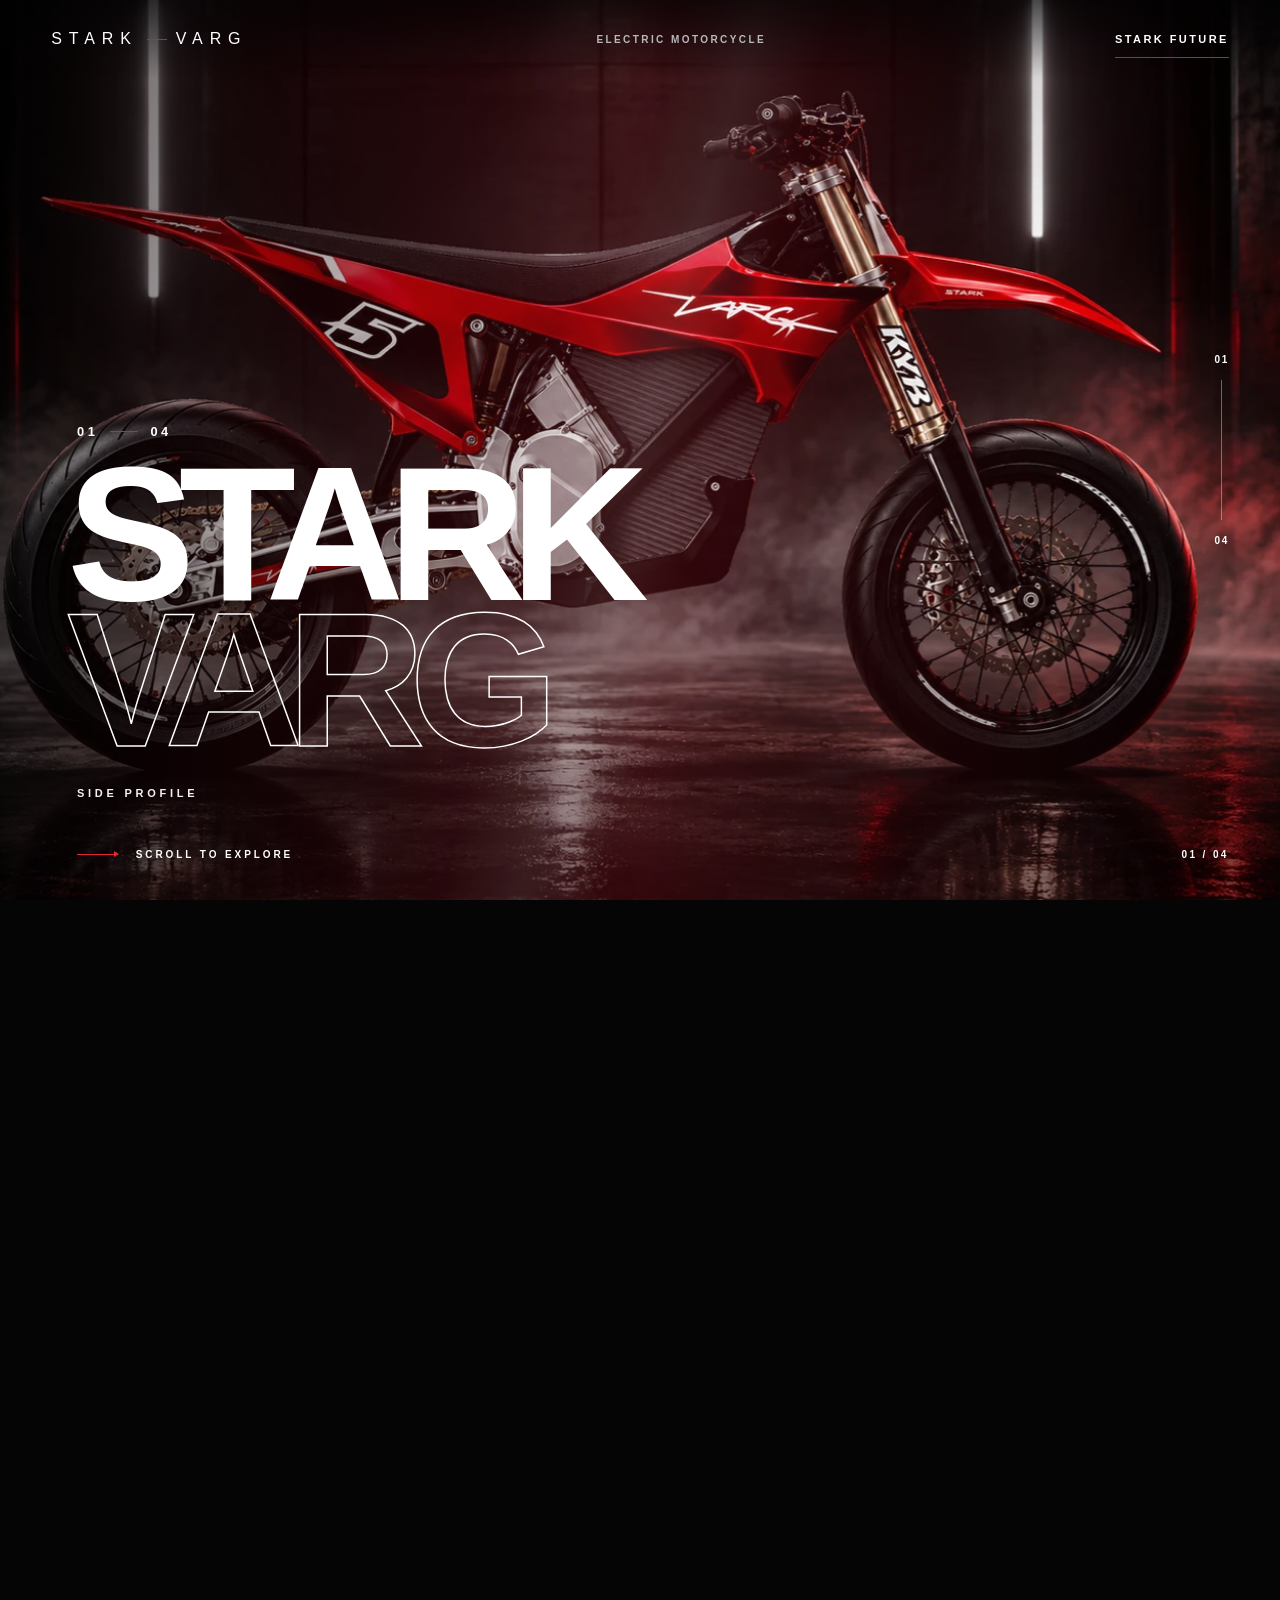
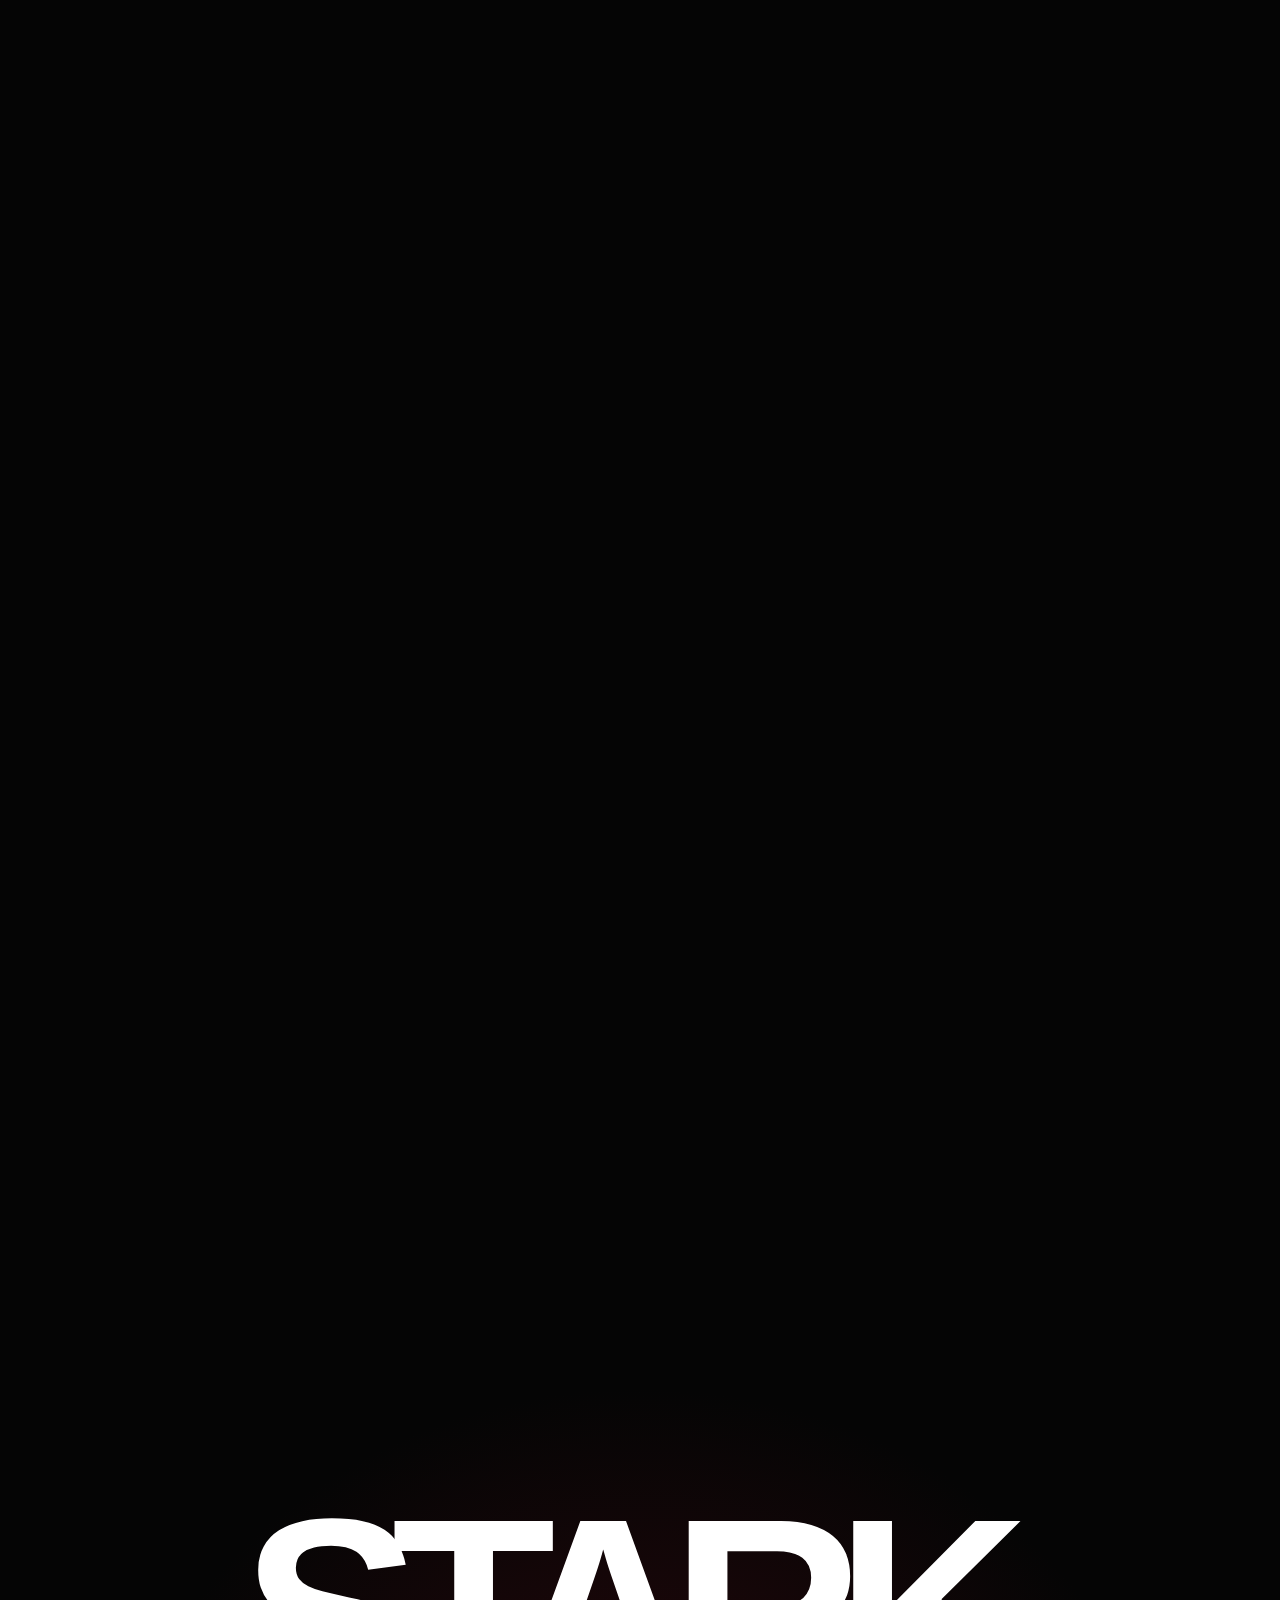
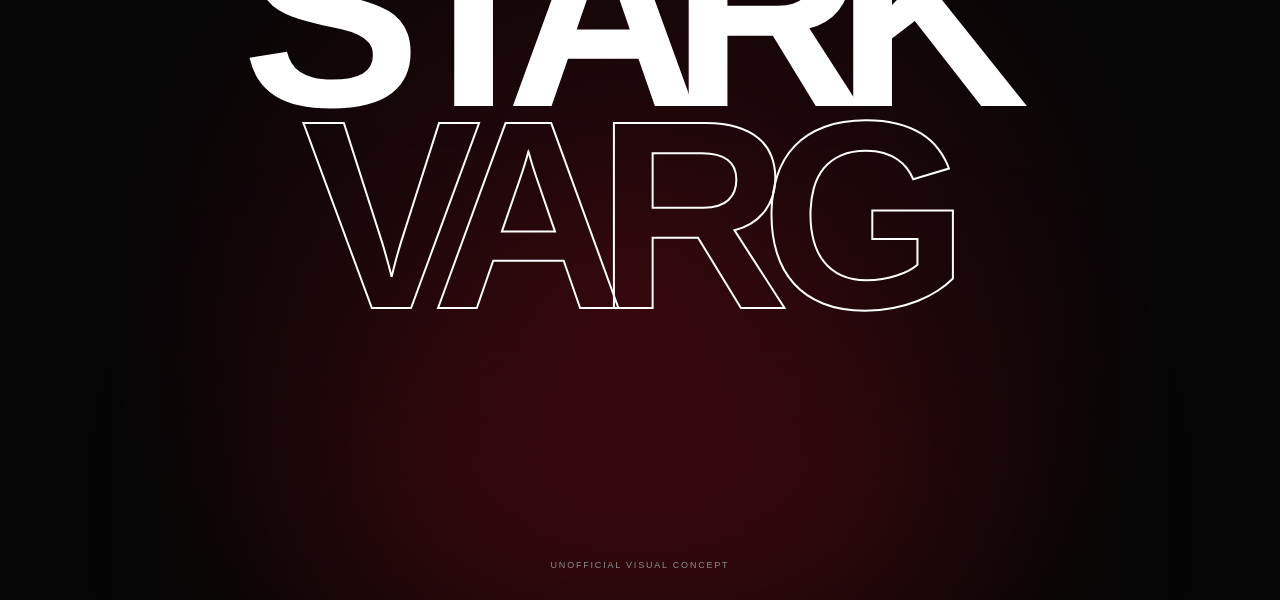
<file: demos/stark-varg/index.html>
<!doctype html>
<html lang="en">
<head>
  <meta charset="utf-8">
  <meta name="viewport" content="width=device-width, initial-scale=1">
  <meta name="theme-color" content="#050505">
  <meta name="description" content="Stark VARG. A cinematic visual study of the red electric motorcycle.">
  <title>STARK VARG — Visual Experience</title>
  <link rel="icon" href="favicon.svg" type="image/svg+xml">
  <link rel="preload" href="assets/scene-side.webp" as="image">
  <link rel="stylesheet" href="styles.css">
</head>
<body>
  <div class="loading-mask" aria-hidden="true"><span>STARK</span><i></i></div>
  <div class="scroll-progress" aria-hidden="true"><span></span></div>
  <header class="header">
    <span class="brand">STARK<span class="brand-line"></span>VARG</span>
    <span class="header-center">ELECTRIC MOTORCYCLE</span>
    <span class="header-link">STARK FUTURE</span>
  </header>

  <main id="top">
    <section class="story" id="experience" aria-label="Stark VARG visual experience">
      <div class="story-sticky">
        <div class="scene scene-one" data-scene="0"><img src="assets/scene-side.webp" alt="Red Stark VARG motorcycle in side profile in a dark studio" fetchpriority="high"></div>
        <div class="scene scene-two" data-scene="1"><img src="assets/scene-angle.webp" alt="Red Stark VARG motorcycle from the front in red studio light"></div>
        <div class="scene scene-three" data-scene="2"><img src="assets/scene-detail.webp" alt="Close view of the Stark VARG front wheel and suspension"></div>
        <div class="scene scene-four" data-scene="3"><img src="assets/scene-rear.webp" alt="Red Stark VARG motorcycle from behind in a dark tunnel"></div>
        <div class="scene-vignette" aria-hidden="true"></div>
        <div class="light-sweep" aria-hidden="true"></div>
        <div class="light-flash" aria-hidden="true"></div>
        <div class="cursor-light" aria-hidden="true"></div>
        <div class="scene-copy copy-one" data-copy="0"><span class="scene-eyebrow">01 <b></b> 04</span><h1>STARK<br><strong>VARG</strong></h1><span class="scene-label">SIDE PROFILE</span></div>
        <div class="scene-copy copy-two" data-copy="1"><span class="scene-eyebrow">02 <b></b> 04</span><h2>VARG</h2><span class="scene-label">FRONT VIEW</span></div>
        <div class="scene-copy copy-three" data-copy="2"><span class="scene-eyebrow">03 <b></b> 04</span><h2>DETAILS</h2><span class="scene-label">FRONT END</span></div>
        <div class="scene-copy copy-four" data-copy="3"><span class="scene-eyebrow">04 <b></b> 04</span><h2>VARG</h2><span class="scene-label">REAR VIEW</span></div>
        <div class="side-rail" aria-hidden="true"><span>01</span><div class="rail-track"><div class="rail-fill"></div></div><span>04</span></div>
        <div class="scroll-hint"><span class="mouse-line" aria-hidden="true"></span> SCROLL TO EXPLORE</div>
        <div class="scene-index" aria-live="polite">01 / 04</div>
      </div>
    </section>
    <section class="outro" aria-labelledby="outro-title"><div class="outro-glow" aria-hidden="true"></div><h2 id="outro-title">STARK<br><span>VARG</span></h2><small>UNOFFICIAL VISUAL CONCEPT</small></section>
  </main>
  <script src="script.js" defer></script>
</body>
</html>
</file>
<file: demos/stark-varg/styles.css>
:root{font-family:Arial,Helvetica,sans-serif;background:#050505;color:#fff;scroll-behavior:smooth}*{box-sizing:border-box}html,body{margin:0;overflow-x:clip}a{color:inherit;text-decoration:none}img{display:block;max-width:100%}::selection{background:#c50016;color:white}.loading-mask{position:fixed;inset:0;background:#050505;z-index:99;display:grid;place-content:center;gap:23px;text-align:center;animation:mask-away 1s 1.15s ease-in-out both;pointer-events:none}.loading-mask span{font-size:clamp(29px,4vw,55px);font-weight:200;letter-spacing:.6em;margin-right:-.6em;animation:loader-text 1.2s ease-in-out both}.loading-mask i{display:block;height:1px;background:#d91e2a;width:0;margin:auto;animation:loader-line 1s .1s ease-out both}@keyframes loader-line{to{width:100%}}@keyframes loader-text{from{opacity:0;letter-spacing:1em}to{opacity:1;letter-spacing:.6em}}@keyframes mask-away{0%,15%{clip-path:inset(0)}100%{clip-path:inset(0 0 100% 0);visibility:hidden}}.header{height:78px;padding:0 clamp(20px,4vw,74px);position:fixed;top:0;left:0;right:0;z-index:30;display:flex;align-items:center;justify-content:space-between;background:linear-gradient(#020203a8,transparent);font-size:11px;font-weight:700;letter-spacing:.22em}.brand{display:flex;align-items:center;gap:9px;letter-spacing:.43em;font-size:16px;font-weight:500}.brand-line{height:1px;width:20px;background:#db1c26}.header-center{color:#b9b9bb;font-size:10px}.header-link{border-bottom:1px solid #ad2831;padding:12px 0;transition:color .25s}.header-link:hover{color:#f03540}.header-link span{font-size:16px;margin-left:7px}.scroll-progress{position:fixed;top:0;left:0;right:0;height:2px;z-index:60}.scroll-progress span{display:block;width:0;height:100%;background:#d91627;box-shadow:0 0 14px #e81120}.story{height:500vh;position:relative}.story-sticky{position:sticky;top:0;height:100svh;min-height:580px;overflow:hidden;background:#050505}.scene{position:absolute;inset:0;opacity:0;will-change:opacity,transform;transform:scale(1.04)}.scene:first-child{opacity:1}.scene img{width:100%;height:100%;object-fit:cover;object-position:center center}.scene-one img{object-position:center 54%}.scene-two img{object-position:center 51%}.scene-three img{object-position:center center}.scene-vignette{position:absolute;inset:0;background:linear-gradient(90deg,rgba(0,0,0,.56),transparent 55%),linear-gradient(0deg,rgba(0,0,0,.57),transparent 38%),linear-gradient(180deg,rgba(0,0,0,.2),transparent 34%);pointer-events:none}.scene-copy{position:absolute;left:clamp(22px,6vw,110px);bottom:clamp(85px,11vh,165px);z-index:5;opacity:0;transform:translateY(42px);will-change:transform,opacity;transition:opacity .38s ease,transform .38s ease}.copy-one{opacity:1;transform:none}.scene-eyebrow{font-size:clamp(11px,1vw,14px);font-weight:700;letter-spacing:.28em;display:flex;align-items:center;gap:12px;margin-bottom:22px}.scene-eyebrow b{height:1px;width:28px;background:#e31b2a}.scene-copy h1,.scene-copy h2{font-size:clamp(90px,15vw,255px);line-height:.76;letter-spacing:-.085em;font-weight:700;margin:0 0 30px -10px}.scene-copy h1 strong{font-weight:700;color:transparent;-webkit-text-stroke:1.5px #fff}.scene-copy h2{font-size:clamp(100px,17vw,300px);color:transparent;-webkit-text-stroke:1.5px #fff}.scene-label{font-size:11px;font-weight:700;letter-spacing:.34em;color:#f2f2f2}.side-rail{position:absolute;right:clamp(22px,4vw,70px);top:50%;transform:translateY(-50%);z-index:10;display:flex;flex-direction:column;align-items:center;gap:15px;font-size:10px;font-weight:700;letter-spacing:.16em}.rail-track{width:1px;height:140px;background:#ffffff5e}.rail-fill{width:2px;height:0;background:#ec2535;box-shadow:0 0 12px #f52639}.scroll-hint{position:absolute;bottom:40px;left:clamp(22px,6vw,110px);z-index:10;font-size:10px;font-weight:700;letter-spacing:.29em;display:flex;align-items:center;gap:18px}.mouse-line{display:block;width:41px;height:1px;background:#e62632;position:relative}.mouse-line:after{content:"";position:absolute;right:-1px;top:-3px;border-top:3px solid transparent;border-bottom:3px solid transparent;border-left:5px solid #e62632;animation:line-nudge 1.5s infinite}@keyframes line-nudge{50%{transform:translateX(6px)}}.scene-index{position:absolute;bottom:40px;right:clamp(22px,4vw,70px);font-size:10px;font-weight:700;letter-spacing:.24em;z-index:10}.outro{min-height:100svh;display:flex;align-items:center;justify-content:center;flex-direction:column;position:relative;overflow:hidden;background:radial-gradient(ellipse at 50% 65%,#2e080d,#050505 60%)}.outro-glow{position:absolute;width:50vw;height:25vw;background:#9e101c;filter:blur(120px);bottom:-8%;opacity:.22}.outro h2{font-size:clamp(100px,21vw,380px);font-weight:700;letter-spacing:-.11em;line-height:.75;text-align:center;margin:0 0 70px -3%;position:relative}.outro h2 span{color:transparent;-webkit-text-stroke:2px #fff}.outro a{position:relative;font-size:12px;font-weight:700;letter-spacing:.25em;border:1px solid #8c252e;padding:18px 22px;transition:background .25s,border-color .25s}.outro a:hover{background:#d91c29;border-color:#d91c29}.outro a span{font-size:17px;margin-left:22px}.outro small{position:absolute;bottom:30px;color:#8c8d8e;font-size:9px;letter-spacing:.2em}@media(max-width:700px){.header{height:62px;padding:0 20px}.brand{font-size:12px;letter-spacing:.27em;gap:5px}.brand-line{width:10px}.header-center{display:none}.header-link{font-size:9px;letter-spacing:.12em}.story-sticky{min-height:0}.scene{transform:scale(1)}.scene img{object-fit:cover}.scene-one img,.scene-two img{position:absolute;width:143%;height:auto;max-width:none;left:-21.5%;top:28%;object-fit:contain}.scene-three img{object-position:65% center}.scene-vignette{background:linear-gradient(0deg,rgba(0,0,0,.68),transparent 42%),linear-gradient(180deg,rgba(0,0,0,.65),transparent 25%)}.scene-copy{left:22px;bottom:17%}.scene-copy h1,.scene-copy h2{font-size:clamp(81px,24vw,130px);margin:0 0 20px -5px}.scene-copy h1{line-height:.82}.scene-copy h2{font-size:clamp(85px,25vw,136px)}.scene-eyebrow{margin-bottom:15px}.scene-label{font-size:9px}.side-rail{right:19px;top:51%}.rail-track{height:80px}.scroll-hint{bottom:30px;left:22px;font-size:9px;gap:10px}.mouse-line{width:25px}.scene-index{bottom:30px;right:20px;font-size:9px}.outro h2{font-size:clamp(92px,26vw,155px);margin-bottom:60px}.outro a{font-size:10px}.outro small{font-size:8px}}@media(max-width:380px){.scene-copy h1{font-size:78px}.scene-copy h2{font-size:82px}.scene-one img,.scene-two img{width:150%;left:-25%;top:31%}.outro h2{font-size:90px}}@media(prefers-reduced-motion:reduce){:root{scroll-behavior:auto}.loading-mask{animation:none;display:none}.mouse-line:after{animation:none}.scene,.scene-copy,.outro a{transition:none!important}.scene:first-child{opacity:1}}

/* Kinetic scene transitions */
.scene-four img{object-position:center 51%}
.light-sweep,.light-flash,.cursor-light{position:absolute;inset:0;pointer-events:none}
.light-sweep{z-index:3;inset:-15%;background:linear-gradient(105deg,transparent 39%,rgba(235,28,46,.025) 46%,rgba(255,255,255,.08) 50%,rgba(235,28,46,.035) 54%,transparent 61%);mix-blend-mode:screen;animation:light-sweep 7s linear infinite}
.light-flash{z-index:4;background:linear-gradient(90deg,transparent,rgba(224,19,39,.64) 50%,transparent);mix-blend-mode:screen;opacity:0}
.cursor-light{z-index:4;background:radial-gradient(250px circle at var(--mx,50%) var(--my,50%),rgba(239,27,45,.16),transparent 70%);mix-blend-mode:screen;opacity:0;transition:opacity .5s}
.story-sticky:hover .cursor-light{opacity:1}
@keyframes light-sweep{from{transform:translateX(-140%)}to{transform:translateX(140%)}}
.outro-glow{animation:outro-pulse 6s ease-in-out infinite alternate}
@keyframes outro-pulse{to{transform:scale(1.35);opacity:.38}}
.outro h2{opacity:.12;transform:translateY(65px) scale(.92);transition:opacity 1.1s ease,transform 1.1s cubic-bezier(.2,.75,.2,1)}
.outro a{opacity:0;transform:translateY(28px);transition:opacity .8s .28s ease,transform .8s .28s ease,background .25s,border-color .25s}
.outro.is-visible h2,.outro.is-visible a{opacity:1;transform:none}
@media(max-width:700px){.scene-four img{position:absolute;width:143%;height:auto;max-width:none;left:-35%;top:27%;object-fit:contain}.cursor-light{display:none}}
@media(prefers-reduced-motion:reduce){.light-sweep{display:none}.light-flash,.cursor-light{display:none}.outro-glow{animation:none}.outro h2,.outro a{opacity:1;transform:none;transition:none}}
</file>
